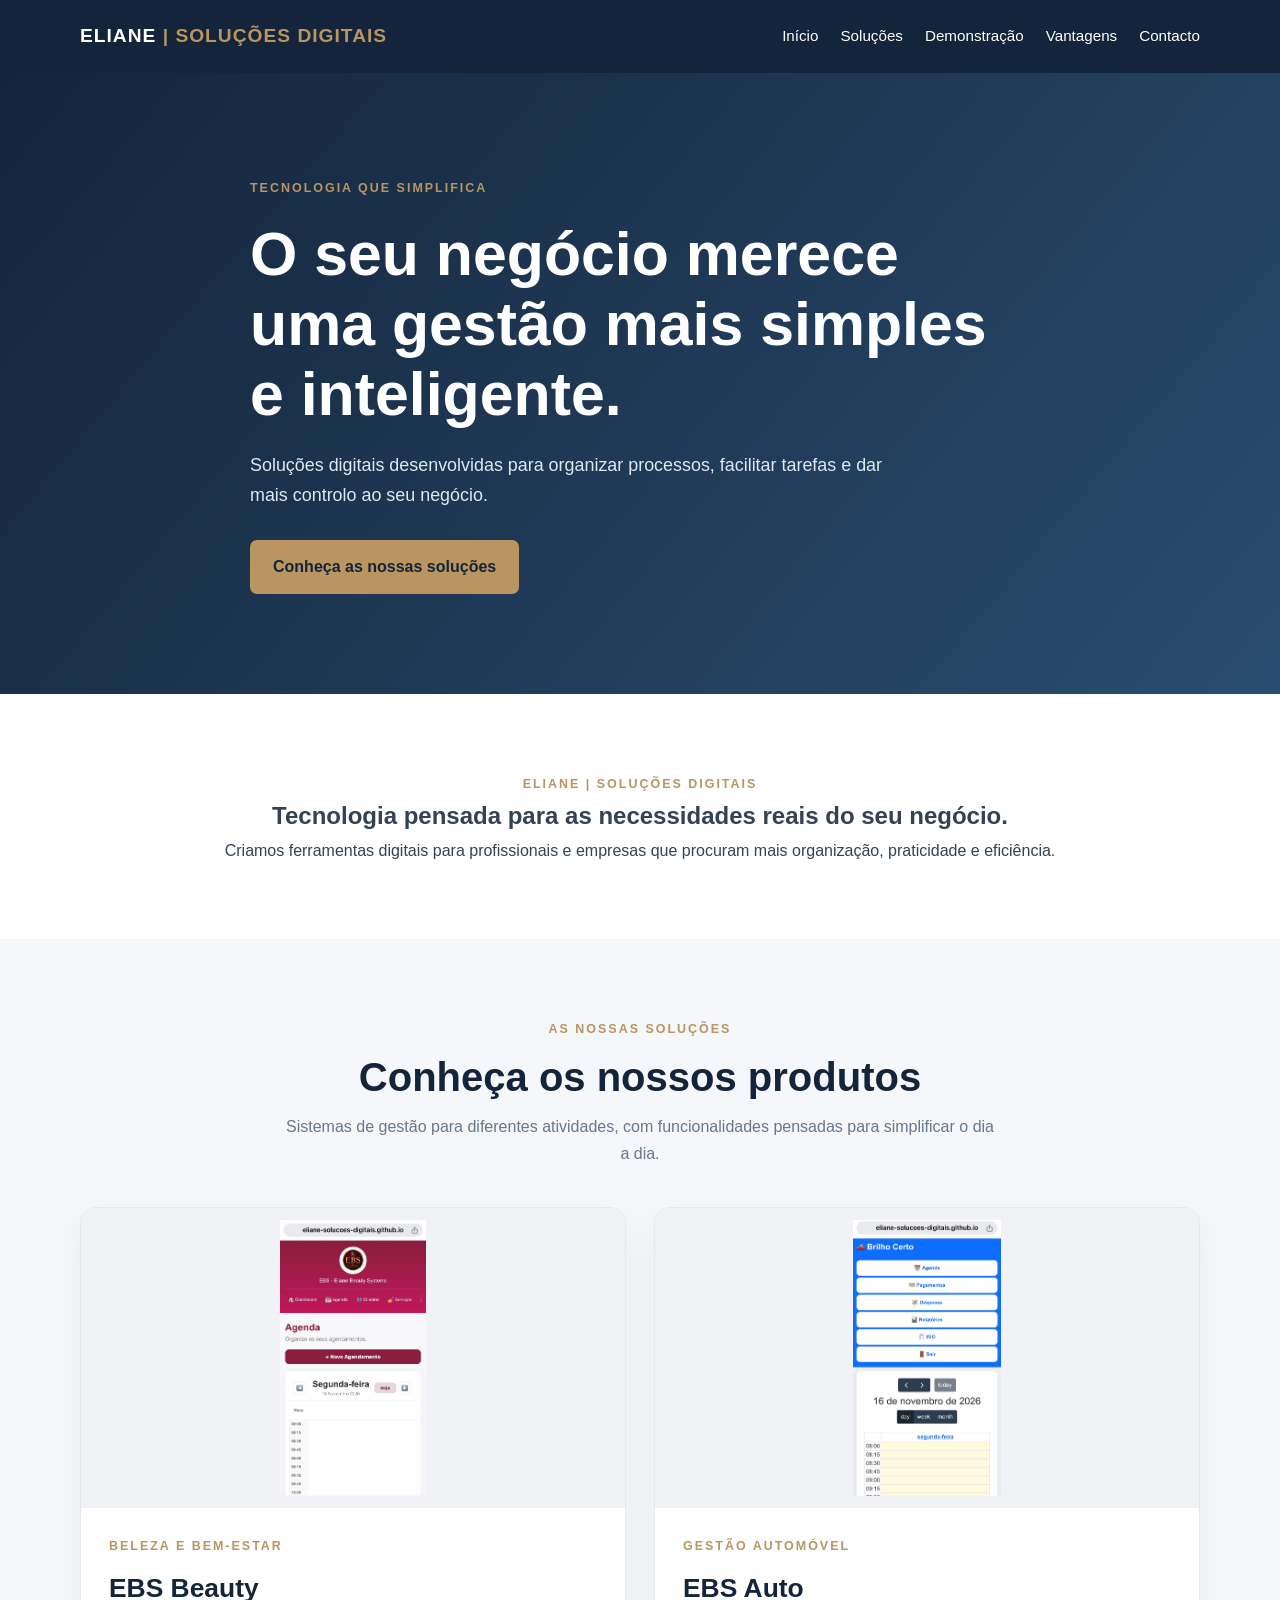
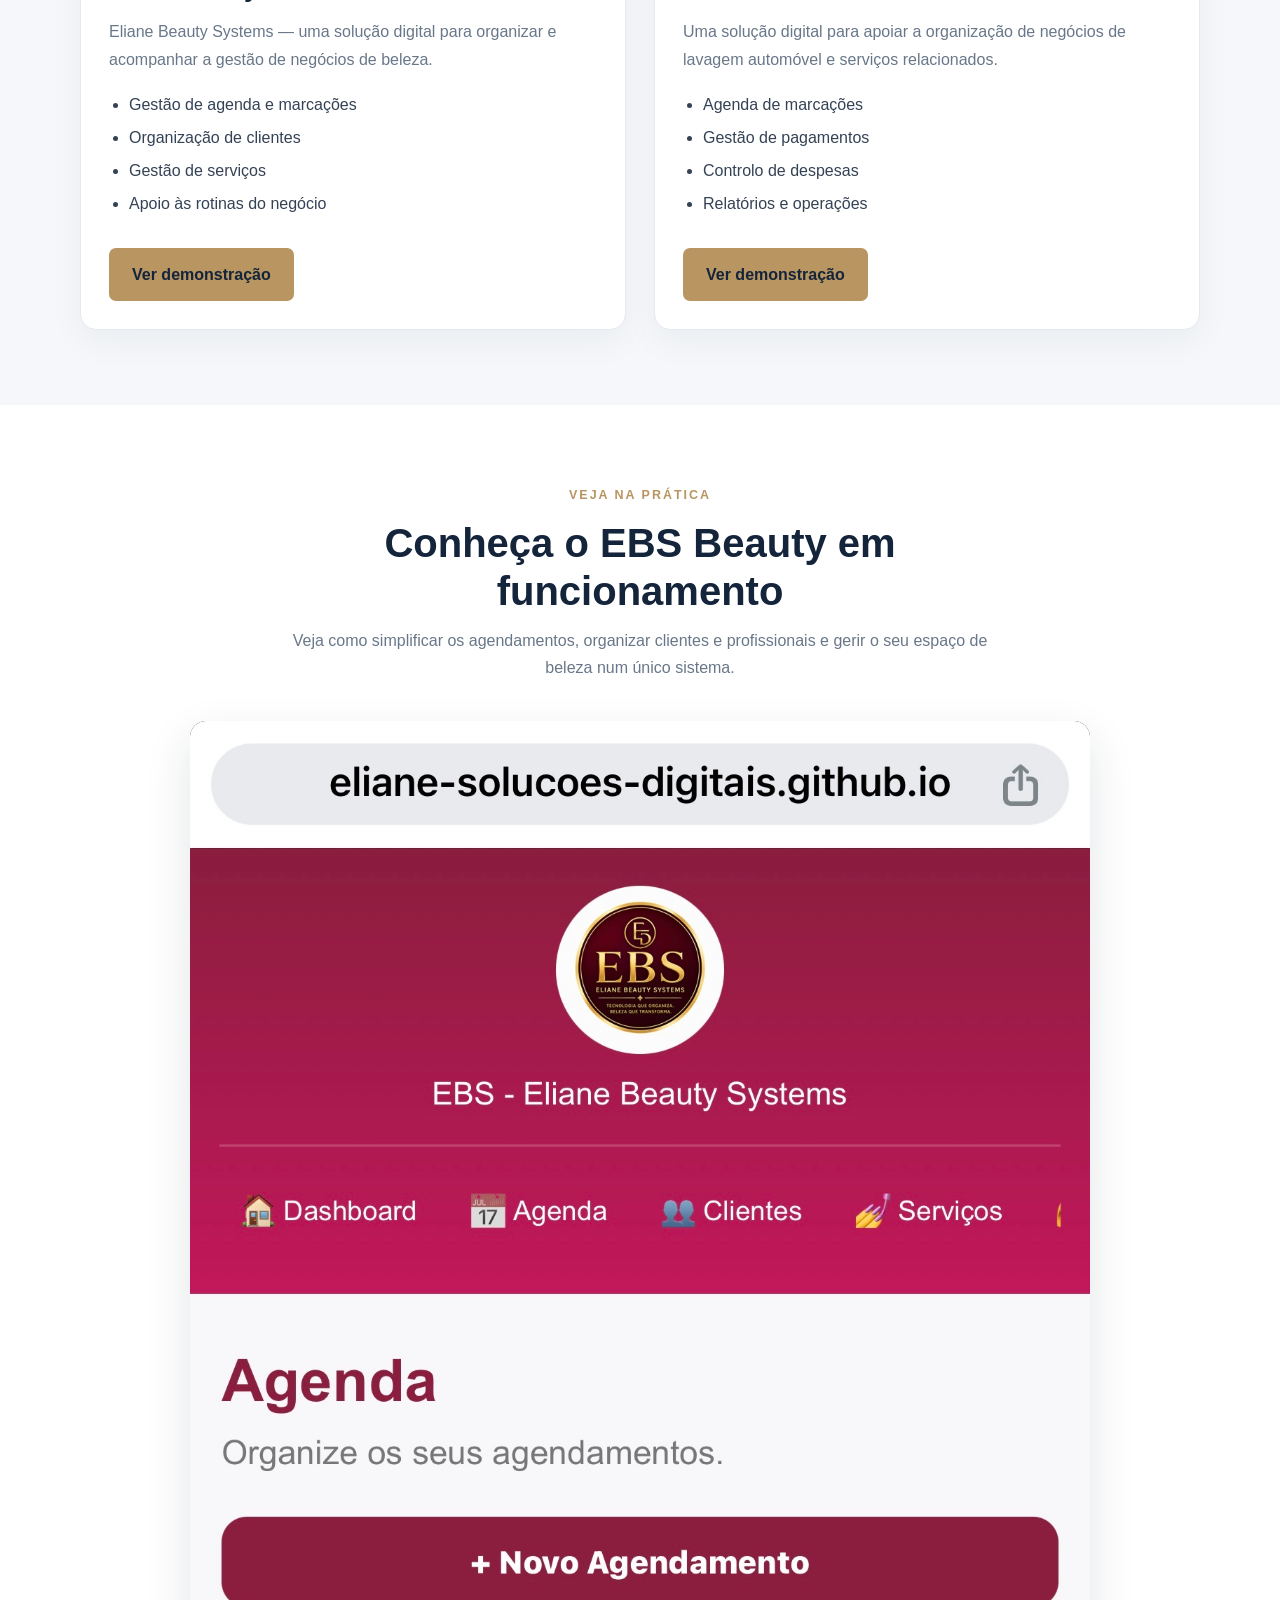
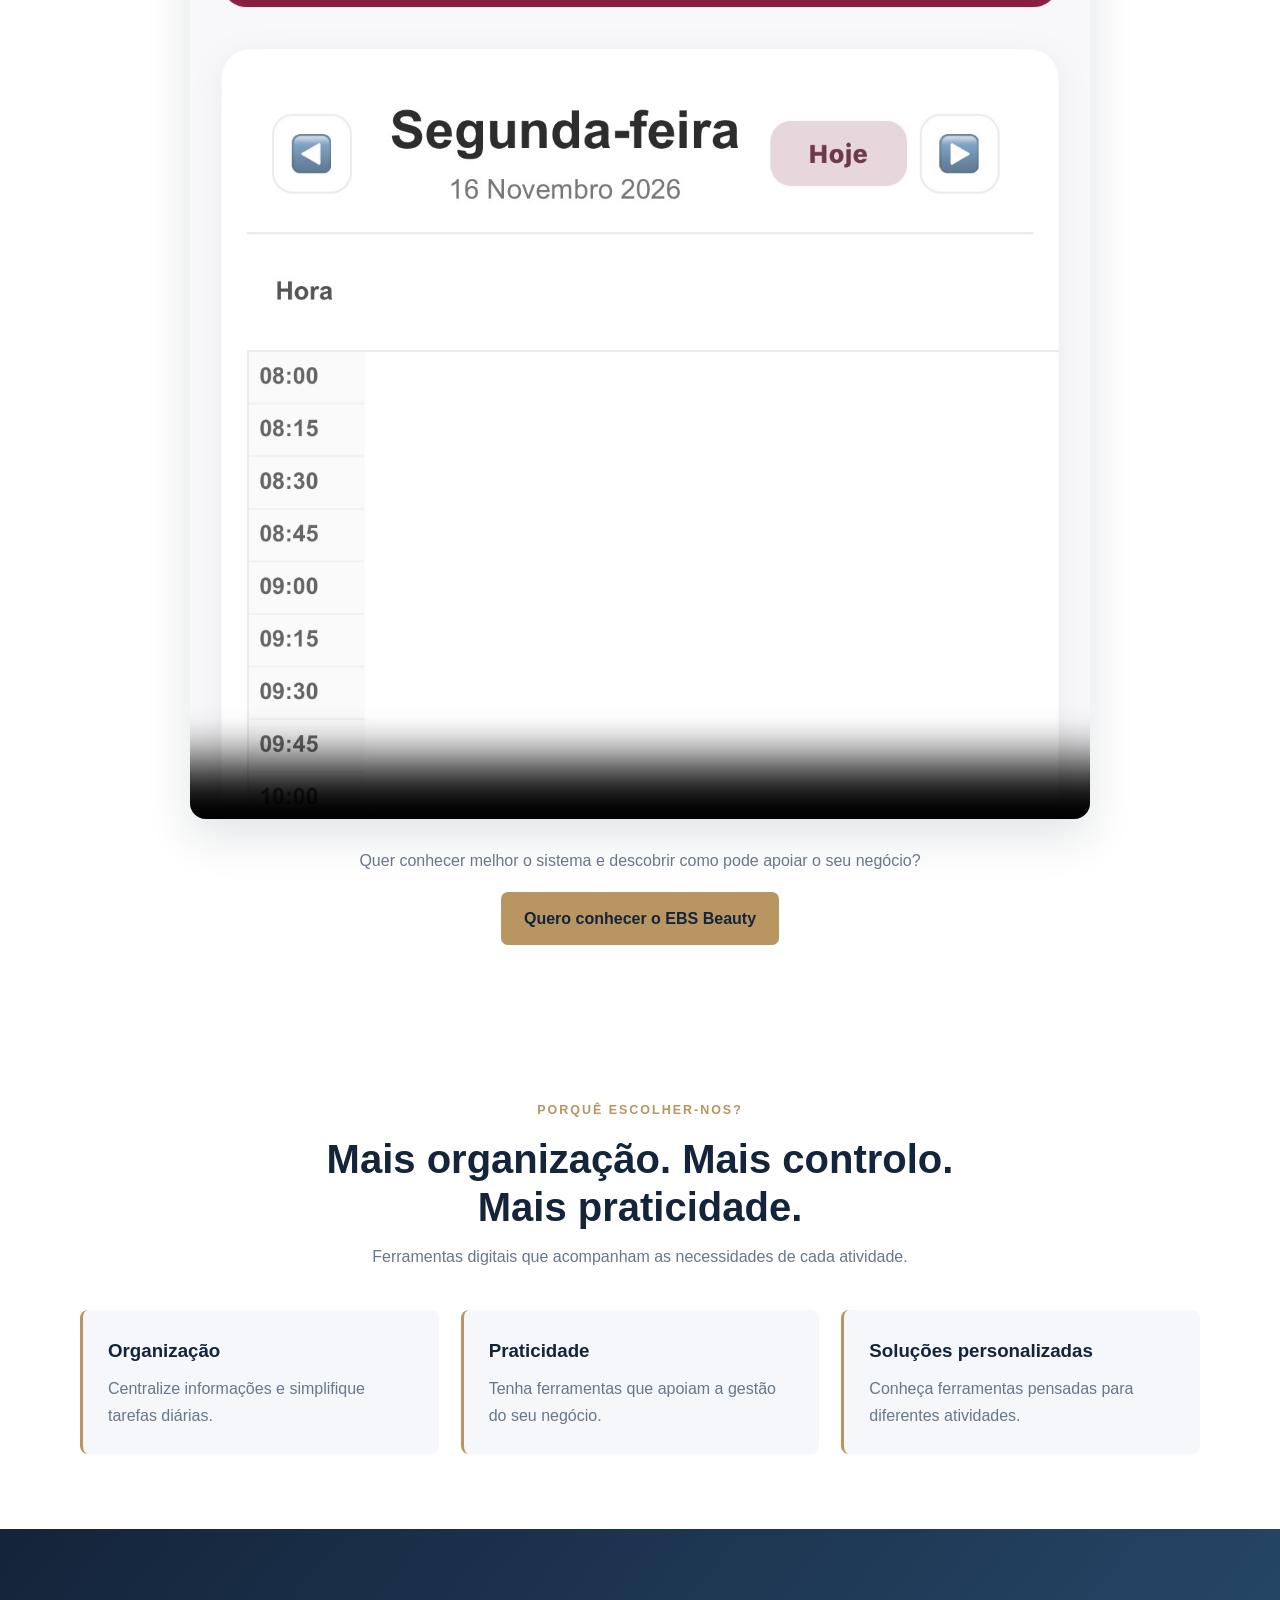
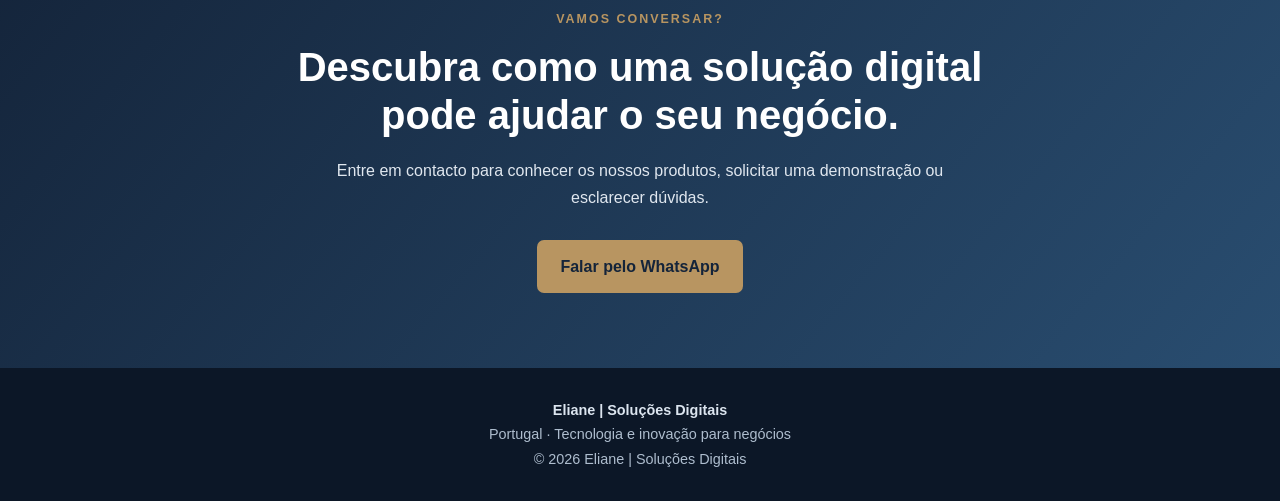
<file: index.html>
<!DOCTYPE html>
<html lang="pt-PT">
<head>
<meta charset="UTF-8">
<meta name="viewport" content="width=device-width, initial-scale=1.0">
<meta name="description" content="Eliane | Soluções Digitais — sistemas de gestão para negócios de beleza e automóveis.">
<title>Eliane | Soluções Digitais</title>

<style>
:root {
  --navy: #14243a;
  --blue: #294d70;
  --gold: #b89561;
  --light: #f5f7fa;
  --white: #fff;
  --text: #344255;
}

* { box-sizing: border-box; margin: 0; padding: 0; }

html { scroll-behavior: smooth; }

body {
  font-family: Arial, Helvetica, sans-serif;
  color: var(--text);
  background: var(--light);
  line-height: 1.7;
}

a { text-decoration: none; }

.container {
  width: min(1120px, 90%);
  margin: auto;
}

header {
  background: var(--navy);
  padding: 20px 0;
}

header .container {
  display: flex;
  justify-content: space-between;
  align-items: center;
  gap: 20px;
}

.logo {
  color: white;
  font-size: 1.2rem;
  font-weight: 800;
  letter-spacing: 1px;
  white-space: nowrap;
}

.logo span { color: var(--gold); }

nav { display: flex; gap: 22px; flex-wrap: wrap; }
nav a { color: white; font-size: .95rem; }
nav a:hover { color: var(--gold); }

.hero {
  background: linear-gradient(130deg, var(--navy), var(--blue));
  color: white;
  padding: 100px 0;
}

.hero-content { max-width: 780px; }

.tag {
  color: var(--gold);
  font-weight: 800;
  letter-spacing: 2px;
  font-size: .78rem;
}

.hero h1 {
  font-size: clamp(2.3rem, 5vw, 3.8rem);
  line-height: 1.15;
  margin: 20px 0;
}

.hero p {
  font-size: 1.12rem;
  color: #e0e7ef;
  max-width: 650px;
  margin-bottom: 30px;
}

.btn {
  display: inline-block;
  padding: 13px 23px;
  border-radius: 7px;
  font-weight: 700;
  background: var(--gold);
  color: var(--navy);
  transition: .25s;
  text-align: center;
}

.btn:hover {
  transform: translateY(-3px);
  background: #e8d8bd;
}

section { padding: 75px 0; }

.section-heading {
  text-align: center;
  max-width: 720px;
  margin: 0 auto 40px;
}

.section-heading h2 {
  color: var(--navy);
  font-size: clamp(1.8rem, 4vw, 2.5rem);
  line-height: 1.2;
  margin: 12px 0;
}

.section-heading p { color: #687789; }

.intro {
  background: white;
  text-align: center;
}

.products-grid {
  display: grid;
  grid-template-columns: repeat(2, 1fr);
  gap: 28px;
}

.product-card {
  background: white;
  border: 1px solid #e4e9ef;
  border-radius: 16px;
  overflow: hidden;
  box-shadow: 0 12px 35px #14243a0c;
  display: flex;
  flex-direction: column;
}

.product-card img {
  width: 100%;
  height: 300px;
  object-fit: contain;
  background: #f0f2f5;
  padding: 12px;
}

.product-info {
  padding: 28px;
  display: flex;
  flex-direction: column;
  align-items: flex-start;
  flex: 1;
}

.product-info h3 {
  color: var(--navy);
  font-size: 1.65rem;
  margin: 8px 0;
}

.product-info p {
  color: #687789;
  margin-bottom: 18px;
}

.product-info ul {
  padding-left: 20px;
  margin-bottom: 24px;
  color: var(--text);
}

.product-info li { margin-bottom: 6px; }

.product-info .btn { margin-top: auto; }

/* DEMONSTRAÇÃO EM VÍDEO */
.demo-video-section {
  background: #fff;
}

.demo-video-wrap {
  max-width: 900px;
  margin: 0 auto;
}

.demo-video {
  width: 100%;
  display: block;
  border-radius: 16px;
  background: #111;
  box-shadow: 0 18px 45px #14243a20;
}

.demo-video-cta {
  text-align: center;
  margin-top: 28px;
}

.demo-video-cta p {
  color: #687789;
  margin-bottom: 18px;
}

.advantages { background: white; }

.advantage-grid {
  display: grid;
  grid-template-columns: repeat(3, 1fr);
  gap: 22px;
}

.advantage {
  background: var(--light);
  padding: 25px;
  border-left: 3px solid var(--gold);
  border-radius: 8px;
}

.advantage h3 { color: var(--navy); margin-bottom: 8px; }
.advantage p { color: #687789; }

.contact {
  background: linear-gradient(130deg, var(--navy), var(--blue));
  color: white;
  text-align: center;
}

.contact h2 {
  font-size: clamp(1.8rem, 4vw, 2.5rem);
  line-height: 1.2;
  max-width: 750px;
  margin: 12px auto 18px;
}

.contact p {
  max-width: 650px;
  margin: 0 auto 28px;
  color: #e0e7ef;
}

footer {
  background: #0c1727;
  color: #dce5ef;
  text-align: center;
  padding: 30px 15px;
  font-size: .9rem;
}

footer p + p { color: #aebdce; }

@media (max-width: 760px) {
  header .container {
    flex-direction: column;
    align-items: center;
  }

  nav { justify-content: center; gap: 14px; }

  .hero { padding: 75px 0; }

  .products-grid,
  .advantage-grid {
    grid-template-columns: 1fr;
  }

  .product-card img { height: 250px; }

  .demo-video { border-radius: 10px; }
}

@media (max-width: 380px) {
  nav { gap: 10px; }
  nav a { font-size: .82rem; }
  .logo { font-size: 1rem; }
}
</style>
</head>

<body>

<header>
  <div class="container">
    <a href="#inicio" class="logo">ELIANE <span>| SOLUÇÕES DIGITAIS</span></a>
    <nav>
      <a href="#inicio">Início</a>
      <a href="#produtos">Soluções</a>
      <a href="#demonstracao-beauty">Demonstração</a>
      <a href="#vantagens">Vantagens</a>
      <a href="#contacto">Contacto</a>
    </nav>
  </div>
</header>

<main>

<section class="hero" id="inicio">
  <div class="container hero-content">
    <span class="tag">TECNOLOGIA QUE SIMPLIFICA</span>
    <h1>O seu negócio merece uma gestão mais simples e inteligente.</h1>
    <p>
      Soluções digitais desenvolvidas para organizar processos,
      facilitar tarefas e dar mais controlo ao seu negócio.
    </p>
    <a href="#produtos" class="btn">Conheça as nossas soluções</a>
  </div>
</section>

<section class="intro">
  <div class="container">
    <span class="tag">ELIANE | SOLUÇÕES DIGITAIS</span>
    <h2>Tecnologia pensada para as necessidades reais do seu negócio.</h2>
    <p>
      Criamos ferramentas digitais para profissionais e empresas
      que procuram mais organização, praticidade e eficiência.
    </p>
  </div>
</section>

<section id="produtos">
  <div class="container">
    <div class="section-heading">
      <span class="tag">AS NOSSAS SOLUÇÕES</span>
      <h2>Conheça os nossos produtos</h2>
      <p>
        Sistemas de gestão para diferentes atividades,
        com funcionalidades pensadas para simplificar o dia a dia.
      </p>
    </div>

    <div class="products-grid">

      <article class="product-card">
        <img
          src="assets/ebs-beauty-systems.jpeg"
          alt="Ecrã do sistema EBS Beauty">

        <div class="product-info">
          <span class="tag">BELEZA E BEM-ESTAR</span>
          <h3>EBS Beauty</h3>
          <p>
            Eliane Beauty Systems — uma solução digital
            para organizar e acompanhar a gestão de negócios
            de beleza.
          </p>
          <ul>
            <li>Gestão de agenda e marcações</li>
            <li>Organização de clientes</li>
            <li>Gestão de serviços</li>
            <li>Apoio às rotinas do negócio</li>
          </ul>
          <a
            href="https://eliane-solucoes-digitais.github.io/EBS_beauty-systems-teste/"
            target="_blank"
            rel="noopener noreferrer"
            class="btn">
            Ver demonstração
          </a>
        </div>
      </article>

      <article class="product-card">
        <img
          src="assets/ebs-auto-brilho-certo.jpeg"
          alt="Ecrã do sistema Brilho Certo">

        <div class="product-info">
          <span class="tag">GESTÃO AUTOMÓVEL</span>
          <h3>EBS Auto</h3>
          <p>
            Uma solução digital para apoiar a organização
            de negócios de lavagem automóvel e serviços
            relacionados.
          </p>
          <ul>
            <li>Agenda de marcações</li>
            <li>Gestão de pagamentos</li>
            <li>Controlo de despesas</li>
            <li>Relatórios e operações</li>
          </ul>
          <a
            href="https://eliane-solucoes-digitais.github.io/ebs-auto-brilho-certo-base-teste/agendamentos.html"
            target="_blank"
            rel="noopener noreferrer"
            class="btn">
            Ver demonstração
          </a>
        </div>
      </article>

    </div>
  </div>
</section>

<!-- DEMONSTRAÇÃO EBS BEAUTY -->
<section class="demo-video-section" id="demonstracao-beauty">
  <div class="container">

    <div class="section-heading">
      <span class="tag">VEJA NA PRÁTICA</span>
      <h2>Conheça o EBS Beauty em funcionamento</h2>
      <p>
        Veja como simplificar os agendamentos, organizar clientes
        e profissionais e gerir o seu espaço de beleza
        num único sistema.
      </p>
    </div>

    <div class="demo-video-wrap">

      <video
        class="demo-video"
        controls
        playsinline
        preload="metadata"
        poster="assets/ebs-beauty-systems.jpeg">

        <source src="assets/ebs-beauty-demo.MP4" type="video/mp4">

        O seu navegador não suporta a reprodução de vídeo.
      </video>

      <div class="demo-video-cta">
        <p>
          Quer conhecer melhor o sistema e descobrir
          como pode apoiar o seu negócio?
        </p>

        <a
          href="https://wa.me/351915433044?text=Ol%C3%A1!%20Quero%20conhecer%20melhor%20o%20EBS%20Beauty%20e%20solicitar%20uma%20demonstra%C3%A7%C3%A3o."
          target="_blank"
          rel="noopener noreferrer"
          class="btn">
          Quero conhecer o EBS Beauty
        </a>
      </div>

    </div>
  </div>
</section>

<section class="advantages" id="vantagens">
  <div class="container">
    <div class="section-heading">
      <span class="tag">PORQUÊ ESCOLHER-NOS?</span>
      <h2>Mais organização. Mais controlo. Mais praticidade.</h2>
      <p>
        Ferramentas digitais que acompanham as necessidades
        de cada atividade.
      </p>
    </div>

    <div class="advantage-grid">
      <div class="advantage">
        <h3>Organização</h3>
        <p>Centralize informações e simplifique tarefas diárias.</p>
      </div>

      <div class="advantage">
        <h3>Praticidade</h3>
        <p>Tenha ferramentas que apoiam a gestão do seu negócio.</p>
      </div>

      <div class="advantage">
        <h3>Soluções personalizadas</h3>
        <p>Conheça ferramentas pensadas para diferentes atividades.</p>
      </div>
    </div>
  </div>
</section>

<section class="contact" id="contacto">
  <div class="container">
    <span class="tag">VAMOS CONVERSAR?</span>
    <h2>Descubra como uma solução digital pode ajudar o seu negócio.</h2>
    <p>
      Entre em contacto para conhecer os nossos produtos,
      solicitar uma demonstração ou esclarecer dúvidas.
    </p>
    <a
      href="https://wa.me/351915433044?text=Ol%C3%A1!%20Gostaria%20de%20conhecer%20as%20solu%C3%A7%C3%B5es%20da%20Eliane."
      target="_blank"
      rel="noopener noreferrer"
      class="btn">
      Falar pelo WhatsApp
    </a>
  </div>
</section>

</main>

<footer>
  <div class="container">
    <p><strong>Eliane | Soluções Digitais</strong></p>
    <p>Portugal · Tecnologia e inovação para negócios</p>
    <p>© 2026 Eliane | Soluções Digitais</p>
  </div>
</footer>

</body>
</html>
</file>
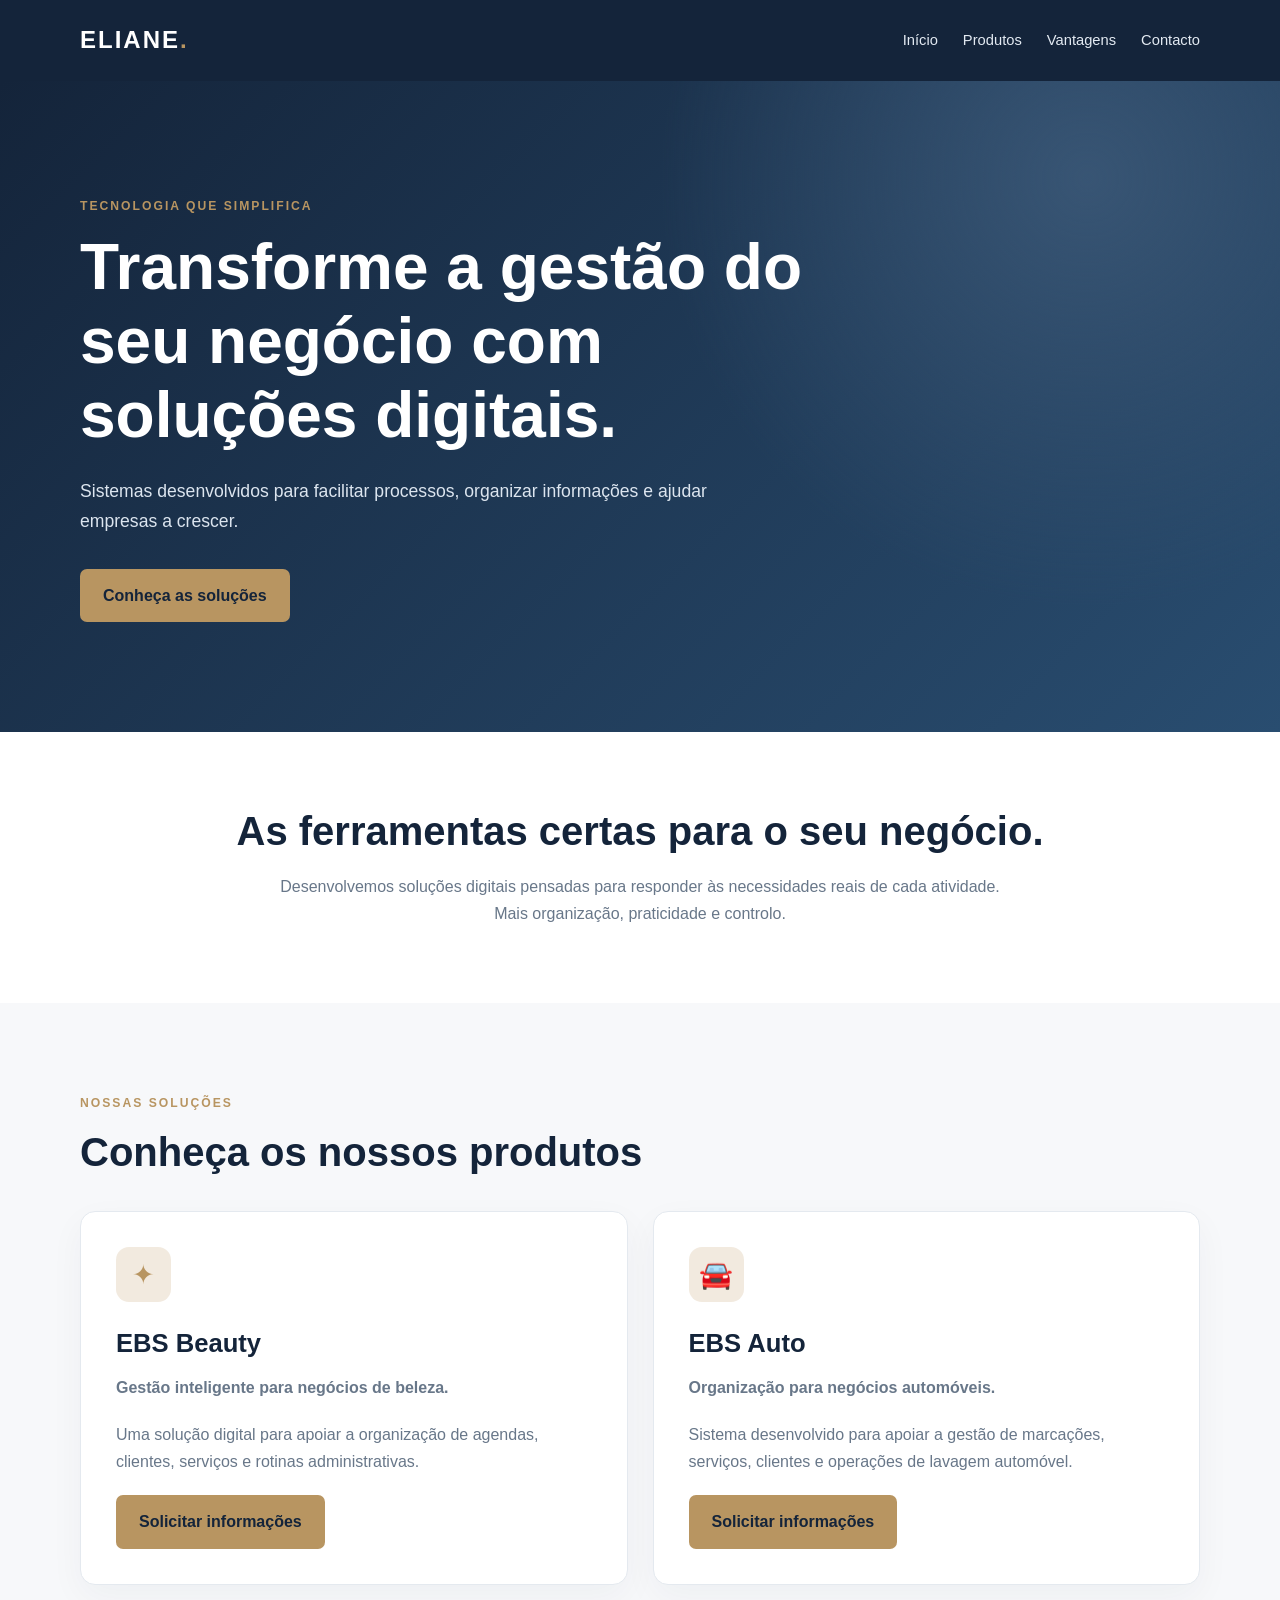
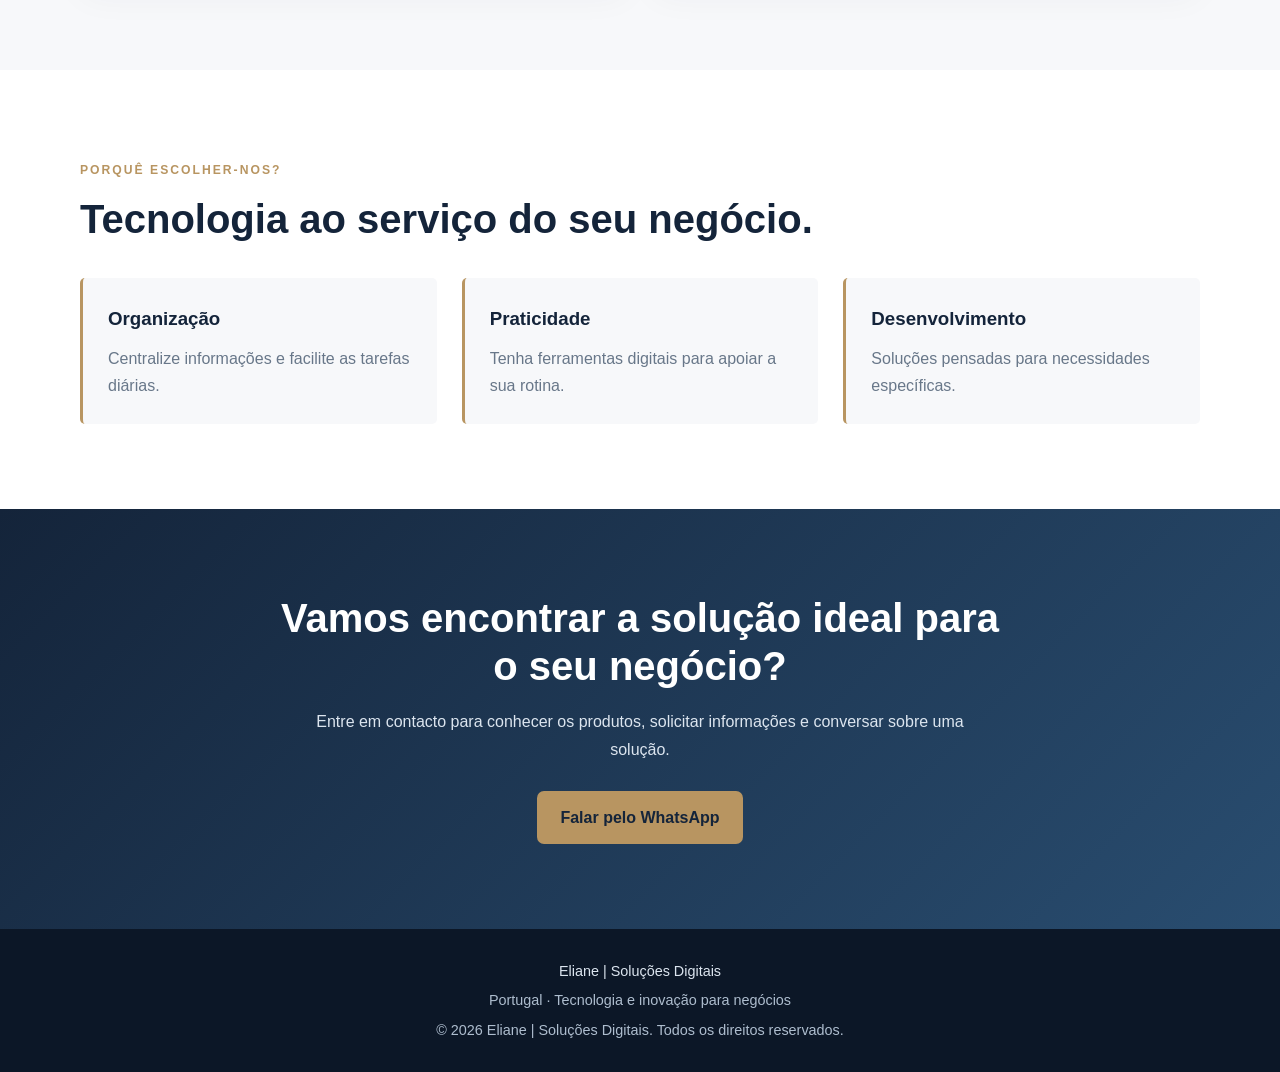
<file: índex.html>
<!DOCTYPE html>
<html lang="pt-PT">
<head>
  <meta charset="UTF-8">
  <meta name="viewport" content="width=device-width, initial-scale=1.0">
  <meta name="description" content="Eliane Soluções Digitais - Sistemas de gestão e soluções digitais para empresas e profissionais.">
  <title>Eliane | Soluções Digitais</title>
  <link rel="stylesheet" href="css/style.css">
</head>

<body>

  <header class="header">
    <div class="container">
      <a href="#" class="logo">ELIANE<span>.</span></a>

      <nav>
        <a href="#inicio">Início</a>
        <a href="#produtos">Produtos</a>
        <a href="#vantagens">Vantagens</a>
        <a href="#contacto">Contacto</a>
      </nav>
    </div>
  </header>

  <main>
    <section class="hero" id="inicio">
      <div class="container">
        <span class="tag">TECNOLOGIA QUE SIMPLIFICA</span>

        <h1>Transforme a gestão do seu negócio com soluções digitais.</h1>

        <p>
          Sistemas desenvolvidos para facilitar processos,
          organizar informações e ajudar empresas a crescer.
        </p>

        <a href="#produtos" class="btn">Conheça as soluções</a>
      </div>
    </section>

    <section class="intro">
      <div class="container">
        <h2>As ferramentas certas para o seu negócio.</h2>
        <p>
          Desenvolvemos soluções digitais pensadas para
          responder às necessidades reais de cada atividade.
          Mais organização, praticidade e controlo.
        </p>
      </div>
    </section>

    <section class="products" id="produtos">
      <div class="container">
        <span class="tag">NOSSAS SOLUÇÕES</span>
        <h2>Conheça os nossos produtos</h2>

        <div class="product-grid">

          <article class="product-card">
            <div class="product-icon">✦</div>
            <h3>EBS Beauty</h3>
            <p class="product-subtitle">
              Gestão inteligente para negócios de beleza.
            </p>
            <p>
              Uma solução digital para apoiar a organização
              de agendas, clientes, serviços e rotinas
              administrativas.
            </p>
            <a href="#contacto" class="btn">
              Solicitar informações
            </a>
          </article>

          <article class="product-card">
            <div class="product-icon">🚘</div>
            <h3>EBS Auto</h3>
            <p class="product-subtitle">
              Organização para negócios automóveis.
            </p>
            <p>
              Sistema desenvolvido para apoiar a gestão
              de marcações, serviços, clientes e operações
              de lavagem automóvel.
            </p>
            <a href="#contacto" class="btn">
              Solicitar informações
            </a>
          </article>

        </div>
      </div>
    </section>

    <section class="advantages" id="vantagens">
      <div class="container">
        <span class="tag">PORQUÊ ESCOLHER-NOS?</span>
        <h2>Tecnologia ao serviço do seu negócio.</h2>

        <div class="advantage-grid">
          <div>
            <h3>Organização</h3>
            <p>Centralize informações e facilite as tarefas diárias.</p>
          </div>

          <div>
            <h3>Praticidade</h3>
            <p>Tenha ferramentas digitais para apoiar a sua rotina.</p>
          </div>

          <div>
            <h3>Desenvolvimento</h3>
            <p>Soluções pensadas para necessidades específicas.</p>
          </div>
        </div>
      </div>
    </section>

    <section class="contact" id="contacto">
      <div class="container">
        <h2>Vamos encontrar a solução ideal para o seu negócio?</h2>
        <p>
          Entre em contacto para conhecer os produtos,
          solicitar informações e conversar sobre uma solução.
        </p>

        <a
          href="https://wa.me/351915433044"
          target="_blank"
          rel="noopener noreferrer"
          class="btn">
          Falar pelo WhatsApp
        </a>
      </div>
    </section>
  </main>

  <footer>
    <div class="container">
      <p>Eliane | Soluções Digitais</p>
      <p>Portugal · Tecnologia e inovação para negócios</p>
    </div>
  </footer>

  <script src="js/script.js"></script>
</body>
</html>
</file>
<file: css/style.css>
/* =================================
   ELIANE | SOLUÇÕES DIGITAIS
   IDENTIDADE VISUAL COMERCIAL
================================= */

:root {
  --navy: #14243a;
  --blue: #294d70;
  --gold: #b89561;
  --gold-light: #e8d8bd;
  --paper: #f7f8fa;
  --white: #ffffff;
  --ink: #263548;
  --muted: #687789;
  --line: #e4e9ef;
}

* {
  margin: 0;
  padding: 0;
  box-sizing: border-box;
}

html {
  scroll-behavior: smooth;
}

body {
  font-family: Arial, Helvetica, sans-serif;
  color: var(--ink);
  background: var(--paper);
  line-height: 1.7;
}

a {
  text-decoration: none;
}

.container {
  width: min(1120px, 90%);
  margin: auto;
}

/* CABEÇALHO */

.header {
  background: var(--navy);
  padding: 20px 0;
  color: var(--white);
}

.header .container {
  display: flex;
  justify-content: space-between;
  align-items: center;
  gap: 25px;
}

.logo {
  color: var(--white);
  font-size: 1.5rem;
  font-weight: 800;
  letter-spacing: 2px;
}

.logo span {
  color: var(--gold);
}

nav {
  display: flex;
  gap: 25px;
  flex-wrap: wrap;
}

nav a {
  color: #e3eaf2;
  font-size: .92rem;
  transition: .3s;
}

nav a:hover {
  color: var(--gold-light);
}

/* DESTAQUE INICIAL */

.hero {
  background:
    radial-gradient(circle at 85% 15%, #385574 0, transparent 35%),
    linear-gradient(135deg, #14243a, #294d70);
  color: var(--white);
  padding: 110px 0;
}

.tag {
  display: inline-block;
  color: var(--gold);
  font-size: .76rem;
  font-weight: 800;
  letter-spacing: 2px;
  margin-bottom: 15px;
}

.hero h1 {
  max-width: 780px;
  font-size: clamp(2.3rem, 5vw, 4rem);
  line-height: 1.15;
  margin-bottom: 25px;
}

.hero p {
  max-width: 650px;
  color: #dce5ef;
  font-size: 1.1rem;
  margin-bottom: 32px;
}

/* BOTÕES */

.btn {
  display: inline-block;
  background: var(--gold);
  color: var(--navy);
  padding: 13px 23px;
  border-radius: 7px;
  font-weight: 800;
  transition: .3s;
}

.btn:hover {
  background: var(--gold-light);
  transform: translateY(-3px);
}

/* INTRODUÇÃO */

.intro {
  padding: 75px 0;
  text-align: center;
  background: var(--white);
}

.intro h2,
.products h2,
.advantages h2 {
  color: var(--navy);
  font-size: clamp(1.8rem, 4vw, 2.5rem);
  line-height: 1.2;
  margin-bottom: 18px;
}

.intro p {
  max-width: 750px;
  margin: auto;
  color: var(--muted);
}

/* PRODUTOS */

.products {
  padding: 85px 0;
}

.products h2 {
  margin-bottom: 35px;
}

.product-grid {
  display: grid;
  grid-template-columns: repeat(2, 1fr);
  gap: 25px;
}

.product-card {
  background: var(--white);
  padding: 35px;
  border: 1px solid var(--line);
  border-radius: 15px;
  box-shadow: 0 12px 35px #14243a0b;
  transition: .3s;
}

.product-card:hover {
  transform: translateY(-6px);
  box-shadow: 0 18px 40px #14243a15;
}

.product-icon {
  width: 55px;
  height: 55px;
  display: grid;
  place-items: center;
  background: #f2eadf;
  color: var(--gold);
  border-radius: 13px;
  font-size: 1.7rem;
  margin-bottom: 20px;
}

.product-card h3 {
  color: var(--navy);
  font-size: 1.6rem;
  margin-bottom: 8px;
}

.product-subtitle {
  color: var(--gold);
  font-weight: 700;
  margin-bottom: 15px;
}

.product-card p {
  color: var(--muted);
  margin-bottom: 20px;
}

/* VANTAGENS */

.advantages {
  padding: 85px 0;
  background: var(--white);
}

.advantage-grid {
  display: grid;
  grid-template-columns: repeat(3, 1fr);
  gap: 25px;
  margin-top: 35px;
}

.advantage-grid div {
  padding: 25px;
  border-left: 3px solid var(--gold);
  background: var(--paper);
  border-radius: 5px;
}

.advantage-grid h3 {
  color: var(--navy);
  margin-bottom: 10px;
}

.advantage-grid p {
  color: var(--muted);
}

/* CONTACTO */

.contact {
  padding: 85px 20px;
  text-align: center;
  background: linear-gradient(135deg, var(--navy), var(--blue));
  color: var(--white);
}

.contact h2 {
  max-width: 750px;
  margin: 0 auto 18px;
  font-size: clamp(1.8rem, 4vw, 2.5rem);
  line-height: 1.2;
}

.contact p {
  max-width: 650px;
  margin: 0 auto 28px;
  color: #dce5ef;
}

/* RODAPÉ */

footer {
  background: #0c1727;
  color: #dce5ef;
  text-align: center;
  padding: 30px 15px;
  font-size: .9rem;
}

footer p + p {
  color: #aebdce;
  margin-top: 5px;
}

/* RESPONSIVIDADE */

@media (max-width: 760px) {
  .header .container {
    flex-direction: column;
    align-items: center;
  }

  nav {
    justify-content: center;
    gap: 14px;
  }

  .hero {
    padding: 75px 0;
  }

  .product-grid,
  .advantage-grid {
    grid-template-columns: 1fr;
  }

  .product-card {
    padding: 27px;
  }
}

@media (max-width: 380px) {
  nav {
    gap: 10px;
  }

  nav a {
    font-size: .82rem;
  }
}
</file>
